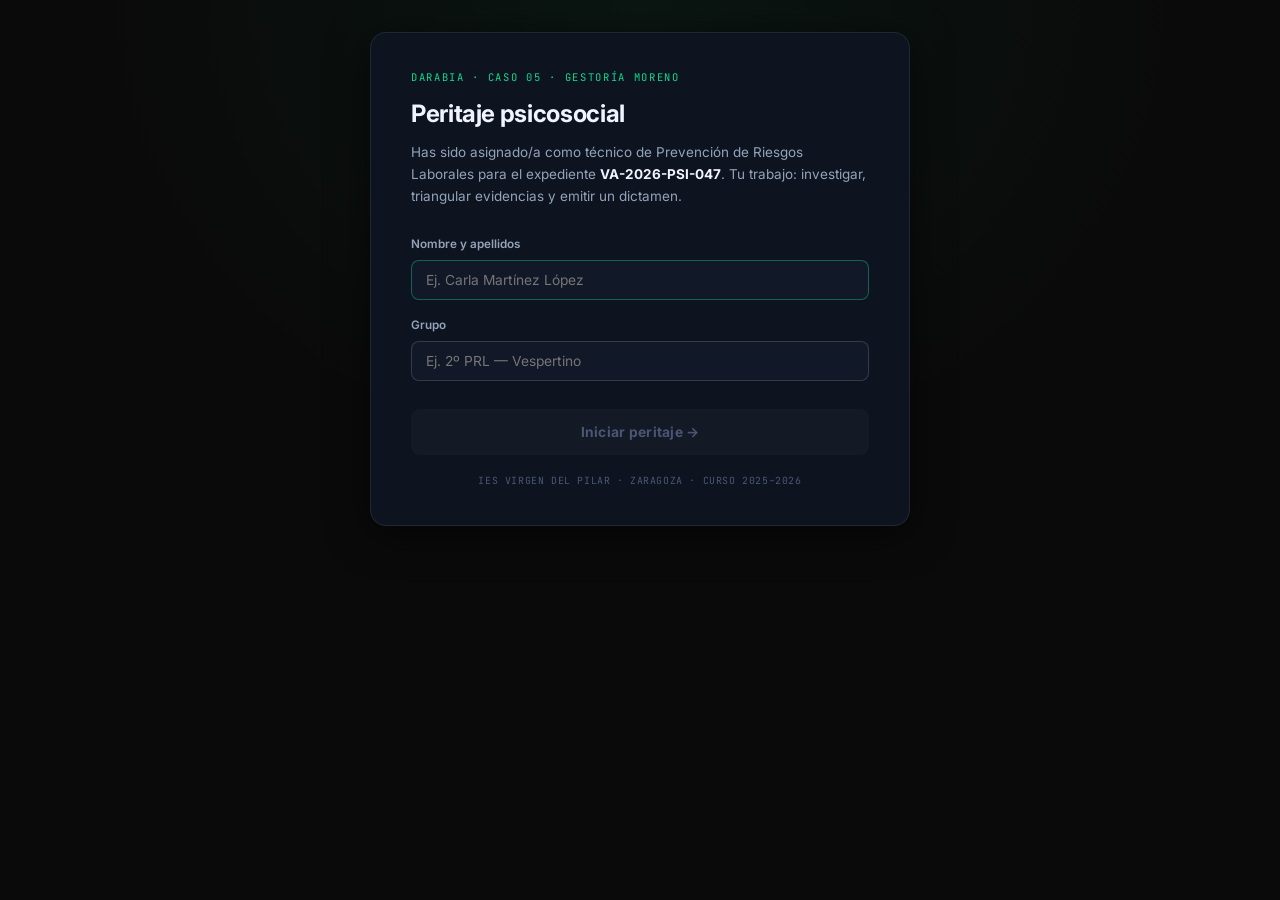
<file: index.html>
<!DOCTYPE html>
<html lang="es">
<head>
    <meta charset="UTF-8">
    <meta name="viewport" content="width=device-width, initial-scale=1.0, viewport-fit=cover">
    <meta name="theme-color" content="#0a0a0a">
    <title>Darabia · Consola de Peritaje Psicosocial · Caso 05</title>
    <meta name="description" content="Simulador de peritaje psicosocial — IES Virgen del Pilar, Zaragoza · Módulo de Psicosociología Aplicada (PRL).">

    <!-- Tipografía -->
    <link rel="preconnect" href="https://fonts.googleapis.com">
    <link rel="preconnect" href="https://fonts.gstatic.com" crossorigin>
    <link href="https://fonts.googleapis.com/css2?family=Inter:wght@400;500;600;700;800&family=JetBrains+Mono:wght@400;500;600;700&display=swap" rel="stylesheet">

    <link rel="stylesheet" href="styles.css">
</head>
<body>

    <!-- ===================================================================
         RAÍZ ÚNICA · El motor renderiza dentro de #darabia-root
         La capa de UI inyecta toda la estructura visual al iniciar.
         =================================================================== -->
    <div id="darabia-root">
        <!-- Pantalla de arranque (visible mientras carga el JSON del caso) -->
        <div class="portada" id="boot-screen">
            <div class="portada-card">
                <div class="portada-eyebrow">Darabia Engine v5</div>
                <div class="portada-title">Cargando expediente psicosocial...</div>
                <div class="portada-sub" id="boot-msg">
                    Inicializando motor ciego y validando estructura del caso.
                </div>
                <div style="display:flex;align-items:center;gap:10px;font-family:var(--mono);font-size:.72rem;color:var(--text-3);">
                    <div style="width:8px;height:8px;border-radius:50%;background:var(--green);animation:pulse 1.2s ease-in-out infinite;"></div>
                    Esto debería durar menos de 2 segundos.
                </div>
            </div>
        </div>
    </div>

    <!-- ===================================================================
         PORTADA DE REGISTRO · se muestra cuando el motor está listo y el
         alumno aún no se ha validado. Reemplaza el contenido de #darabia-root.
         =================================================================== -->
    <template id="tpl-registro">
        <div class="portada">
            <div class="portada-card">
                <div class="portada-eyebrow">Darabia · Caso 05 · Gestoría Moreno</div>
                <div class="portada-title">Peritaje psicosocial</div>
                <div class="portada-sub">
                    Has sido asignado/a como técnico de Prevención de Riesgos Laborales para el expediente
                    <strong style="color:var(--text-1);">VA-2026-PSI-047</strong>. Tu trabajo: investigar, triangular evidencias y emitir un dictamen.
                </div>

                <div class="field-group">
                    <label class="field-label" for="reg-nombre">Nombre y apellidos</label>
                    <input class="field-input" type="text" id="reg-nombre" placeholder="Ej. Carla Martínez López" autocomplete="name">
                </div>

                <div class="field-group">
                    <label class="field-label" for="reg-grupo">Grupo</label>
                    <input class="field-input" type="text" id="reg-grupo" placeholder="Ej. 2º PRL — Vespertino" autocomplete="off">
                </div>

                <button class="btn-primary" id="btn-iniciar-peritaje" disabled>
                    Iniciar peritaje →
                </button>

                <div style="margin-top:18px;font-family:var(--mono);font-size:.66rem;color:var(--text-3);text-align:center;letter-spacing:.06em;">
                    IES VIRGEN DEL PILAR · ZARAGOZA · CURSO 2025–2026
                </div>
            </div>
        </div>
    </template>

    <!-- ===================================================================
         ERROR FATAL · si el motor no puede arrancar.
         =================================================================== -->
    <template id="tpl-error">
        <div class="portada">
            <div class="portada-card" style="border-color:rgba(255,77,106,.3);">
                <div class="portada-eyebrow" style="color:var(--red);">Error de arranque</div>
                <div class="portada-title">No se ha podido cargar el simulador</div>
                <div class="portada-sub" id="error-msg">
                    Detalle del error.
                </div>
                <button class="btn-primary" onclick="location.reload()">Reintentar</button>
            </div>
        </div>
    </template>

    <!-- ===================================================================
         SCORM (pipwerks) · solo se carga si está disponible en el LMS.
         =================================================================== -->
    <!-- <script src="./scorm/pipwerks.js"></script> -->

    <!-- ===================================================================
         MOTOR (Fase 1) · ya cerrado y validado
         =================================================================== -->
    <script src="./script_caso05_core.js"></script>

    <!-- ===================================================================
         UI (Fase 4) · capa de presentación
         =================================================================== -->
    <script src="./script_ui.js"></script>

    <!-- ===================================================================
         ORQUESTADOR · arranque secuencial
         =================================================================== -->
    <script>
    (async function () {
        'use strict';

        const $ = (sel) => document.querySelector(sel);

        // 1. Esperar a que el motor cargue el JSON
        const ok = await window.Darabia.iniciar();
        if (!ok) {
            mostrarError('No se ha podido cargar el JSON del caso. Verifica que psicosocial_gestoria.json está accesible.');
            return;
        }

        // 2. Si el alumno ya estaba validado en una sesión previa, ir directo a la consola
        if (window.Darabia.estado?.alumno?.validado) {
            arrancarConsola();
        } else {
            mostrarRegistro();
        }

        // -----------------------------------------------------------------
        function mostrarRegistro() {
            const root = $('#darabia-root');
            const tpl = $('#tpl-registro');
            root.innerHTML = '';
            root.appendChild(tpl.content.cloneNode(true));

            const nombre = $('#reg-nombre');
            const grupo = $('#reg-grupo');
            const btn = $('#btn-iniciar-peritaje');

            const validar = () => {
                btn.disabled = !nombre.value.trim();
            };

            nombre.addEventListener('input', validar);
            grupo.addEventListener('input', validar);
            nombre.focus();

            const onSubmit = () => {
                if (btn.disabled) return;
                const ok = window.Darabia.registrarAlumno(nombre.value, grupo.value);
                if (!ok) {
                    alert('Por favor, introduce tu nombre.');
                    return;
                }
                arrancarConsola();
            };

            btn.addEventListener('click', onSubmit);
            [nombre, grupo].forEach(input => {
                input.addEventListener('keydown', (e) => {
                    if (e.key === 'Enter') onSubmit();
                });
            });
        }

        function arrancarConsola() {
            // Llama al boot de DarabiaUI que monta el shell completo
            if (typeof window.__darabiaUIBoot === 'function') {
                window.__darabiaUIBoot();
            } else {
                console.error('[BOOT] DarabiaUI no inicializada.');
                mostrarError('Error en la capa de presentación.');
            }
        }

        function mostrarError(msg) {
            const root = $('#darabia-root');
            const tpl = $('#tpl-error');
            root.innerHTML = '';
            root.appendChild(tpl.content.cloneNode(true));
            const node = $('#error-msg');
            if (node) node.textContent = msg;
        }

        // Persistir progreso al cerrar
        window.addEventListener('beforeunload', () => {
            try {
                if (window.Darabia?.Persistencia?.guardar) {
                    window.Darabia.Persistencia.guardar();
                }
            } catch (e) { /* silent */ }
        });
    })();
    </script>

</body>
</html>
</file>
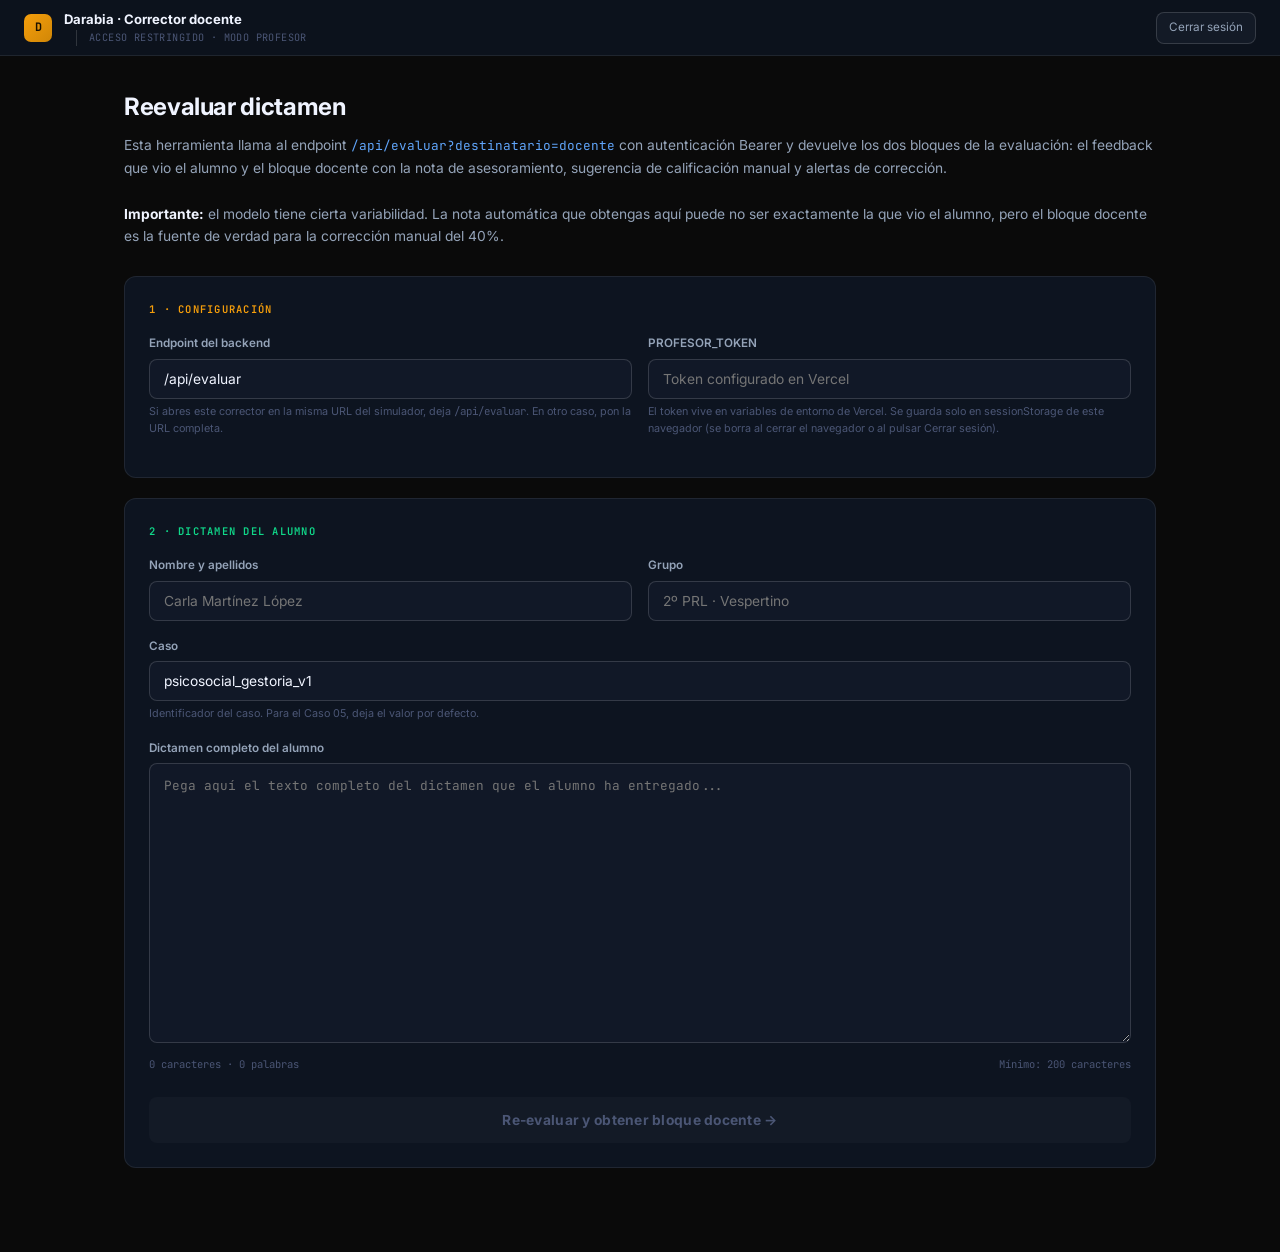
<file: corrector.html>
<!DOCTYPE html>
<html lang="es">
<head>
    <meta charset="UTF-8">
    <meta name="viewport" content="width=device-width, initial-scale=1.0">
    <meta name="theme-color" content="#0a0a0a">
    <meta name="robots" content="noindex, nofollow">
    <title>Darabia · Corrector docente</title>

    <!-- Esta herramienta es independiente del simulador del alumno.
         Solo el profesor accede a ella. URL no enlazada desde el simulador. -->

    <link rel="preconnect" href="https://fonts.googleapis.com">
    <link rel="preconnect" href="https://fonts.gstatic.com" crossorigin>
    <link href="https://fonts.googleapis.com/css2?family=Inter:wght@400;500;600;700;800&family=JetBrains+Mono:wght@400;500;600;700&display=swap" rel="stylesheet">

    <style>
        /* ============================================================
           CORRECTOR DOCENTE · estilos autocontenidos
           Herencia visual del simulador (tokens iguales) pero archivo
           independiente para que pueda desplegarse por separado.
           ============================================================ */
        :root {
            --bg: #0a0a0a;
            --bg-card: #0d1420;
            --bg-input: #111827;
            --bg-elev: #131a26;
            --border: rgba(255, 255, 255, 0.08);
            --border-mid: rgba(255, 255, 255, 0.15);
            --border-strong: rgba(255, 255, 255, 0.25);
            --text-1: #f0f4ff;
            --text-2: #94a3b8;
            --text-3: #4b5675;
            --green: #10d98a;
            --red: #ff4d6a;
            --amber: #f59e0b;
            --blue: #60a5fa;
            --mono: 'JetBrains Mono', ui-monospace, monospace;
            --r: 12px;
            --r-sm: 8px;
            --r-lg: 16px;
        }

        * { box-sizing: border-box; margin: 0; padding: 0; }

        html, body {
            background: var(--bg);
            color: var(--text-1);
            font-family: 'Inter', system-ui, sans-serif;
            font-size: 15px;
            line-height: 1.6;
            min-height: 100vh;
        }

        body {
            display: flex;
            flex-direction: column;
        }

        button {
            font: inherit;
            color: inherit;
            background: none;
            border: none;
            cursor: pointer;
        }

        ::-webkit-scrollbar { width: 10px; height: 10px; }
        ::-webkit-scrollbar-track { background: transparent; }
        ::-webkit-scrollbar-thumb {
            background: rgba(255,255,255,0.06);
            border-radius: 6px;
            border: 2px solid transparent;
            background-clip: padding-box;
        }

        /* ── HEADER ────────────────────────────────────────────────── */
        .topbar {
            height: 56px;
            flex-shrink: 0;
            display: flex;
            align-items: center;
            padding: 0 24px;
            background: rgba(13, 20, 32, 0.85);
            border-bottom: 1px solid var(--border);
            backdrop-filter: blur(20px);
        }
        .topbar-mark {
            width: 28px; height: 28px;
            border-radius: 7px;
            background: linear-gradient(135deg, var(--amber), #d18707);
            display: grid;
            place-items: center;
            font-family: var(--mono);
            font-weight: 700;
            font-size: 0.78rem;
            color: #1a1100;
            margin-right: 12px;
        }
        .topbar-title {
            font-weight: 700;
            font-size: 0.875rem;
        }
        .topbar-sub {
            font-family: var(--mono);
            font-size: 0.68rem;
            color: var(--text-3);
            letter-spacing: 0.04em;
            text-transform: uppercase;
            padding-left: 12px;
            margin-left: 12px;
            border-left: 1px solid var(--border-mid);
        }
        .topbar-actions {
            margin-left: auto;
            display: flex;
            gap: 8px;
        }
        .topbar-btn {
            height: 32px;
            padding: 0 12px;
            border-radius: var(--r-sm);
            border: 1px solid var(--border-mid);
            background: var(--bg-elev);
            color: var(--text-2);
            font-size: 0.78rem;
            transition: all 160ms;
        }
        .topbar-btn:hover { border-color: var(--border-strong); color: var(--text-1); }

        /* ── LAYOUT ────────────────────────────────────────────────── */
        .container {
            flex: 1;
            max-width: 1080px;
            width: 100%;
            margin: 0 auto;
            padding: 32px 24px 64px;
        }

        h1.page-title {
            font-size: 1.6rem;
            font-weight: 700;
            letter-spacing: -0.015em;
            margin-bottom: 8px;
        }
        .page-sub {
            color: var(--text-2);
            font-size: 0.92rem;
            margin-bottom: 28px;
            line-height: 1.65;
        }

        /* ── PANEL ─────────────────────────────────────────────────── */
        .panel {
            background: var(--bg-card);
            border: 1px solid var(--border);
            border-radius: var(--r);
            padding: 24px;
            margin-bottom: 20px;
        }

        .panel-title {
            font-family: var(--mono);
            font-size: 0.7rem;
            color: var(--amber);
            text-transform: uppercase;
            letter-spacing: 0.12em;
            font-weight: 600;
            margin-bottom: 16px;
        }

        .panel-title.green { color: var(--green); }
        .panel-title.blue { color: var(--blue); }
        .panel-title.red { color: var(--red); }

        /* ── FORM ──────────────────────────────────────────────────── */
        .field-group { margin-bottom: 16px; }

        .field-label {
            display: block;
            font-size: 0.78rem;
            font-weight: 600;
            color: var(--text-2);
            margin-bottom: 6px;
        }

        .field-help {
            font-size: 0.72rem;
            color: var(--text-3);
            margin-top: 4px;
        }

        .field-input {
            width: 100%;
            padding: 11px 14px;
            background: var(--bg-input);
            border: 1px solid var(--border-mid);
            border-radius: var(--r-sm);
            color: var(--text-1);
            font-family: 'Inter', sans-serif;
            font-size: 0.92rem;
            transition: border-color 160ms;
        }
        .field-input:focus {
            outline: none;
            border-color: rgba(245, 158, 11, 0.4);
        }

        .field-textarea {
            min-height: 280px;
            resize: vertical;
            font-family: 'JetBrains Mono', monospace;
            font-size: 0.85rem;
            line-height: 1.65;
        }

        .row {
            display: grid;
            grid-template-columns: 1fr 1fr;
            gap: 16px;
        }
        @media (max-width: 700px) {
            .row { grid-template-columns: 1fr; }
        }

        .row-counts {
            font-family: var(--mono);
            font-size: 0.7rem;
            color: var(--text-3);
            margin-top: 6px;
            display: flex;
            justify-content: space-between;
        }

        .btn-primary {
            width: 100%;
            height: 46px;
            margin-top: 8px;
            background: var(--amber);
            color: #1a1100;
            border-radius: var(--r-sm);
            font-weight: 700;
            font-size: 0.92rem;
            letter-spacing: 0.02em;
            transition: all 160ms;
        }
        .btn-primary:hover { background: #d18707; transform: translateY(-1px); }
        .btn-primary:disabled {
            background: var(--bg-elev);
            color: var(--text-3);
            cursor: not-allowed;
            transform: none;
        }

        .btn-action {
            height: 38px;
            padding: 0 16px;
            border-radius: var(--r-sm);
            border: 1px solid var(--border-mid);
            background: var(--bg-elev);
            color: var(--text-1);
            font-size: 0.82rem;
            font-weight: 500;
            transition: all 160ms;
        }
        .btn-action:hover { border-color: var(--border-strong); }

        /* ── ESTADOS ───────────────────────────────────────────────── */
        .alert {
            padding: 14px 16px;
            border-radius: var(--r-sm);
            font-size: 0.88rem;
            line-height: 1.55;
            margin-top: 16px;
            border-left: 3px solid;
        }
        .alert.error {
            background: rgba(255,77,106,0.06);
            border-color: var(--red);
            color: var(--text-1);
        }
        .alert.success {
            background: rgba(16,217,138,0.06);
            border-color: var(--green);
            color: var(--text-1);
        }
        .alert-title {
            font-weight: 600;
            margin-bottom: 4px;
        }

        /* ── LOADING ───────────────────────────────────────────────── */
        .loading {
            display: none;
            padding: 24px;
            text-align: center;
            font-family: var(--mono);
            font-size: 0.82rem;
            color: var(--text-2);
            line-height: 1.85;
        }
        .loading.is-visible { display: block; }
        .loading-dot {
            display: inline-block;
            width: 7px; height: 7px;
            border-radius: 50%;
            background: var(--amber);
            margin-right: 8px;
            animation: pulse 1.2s ease-in-out infinite;
        }
        @keyframes pulse {
            0%, 100% { opacity: 1; }
            50% { opacity: 0.35; }
        }

        /* ── RESULTADO ─────────────────────────────────────────────── */
        .result { display: none; }
        .result.is-visible { display: block; }

        .result-header {
            display: flex;
            justify-content: space-between;
            align-items: flex-end;
            gap: 16px;
            margin-bottom: 20px;
            flex-wrap: wrap;
        }

        .result-meta {
            font-family: var(--mono);
            font-size: 0.7rem;
            color: var(--text-3);
            letter-spacing: 0.1em;
            text-transform: uppercase;
            margin-bottom: 8px;
        }

        .result-veredicto {
            font-size: 1.4rem;
            font-weight: 700;
            color: var(--text-1);
            letter-spacing: -0.015em;
        }

        .result-pts {
            font-family: var(--mono);
            font-weight: 700;
            color: var(--green);
            font-size: 1.2rem;
        }

        .stats-grid {
            display: grid;
            grid-template-columns: repeat(3, 1fr);
            gap: 12px;
            margin: 20px 0;
        }
        @media (max-width: 700px) {
            .stats-grid { grid-template-columns: 1fr; }
        }

        .stat-card {
            background: var(--bg-elev);
            border: 1px solid var(--border);
            border-radius: var(--r-sm);
            padding: 14px 16px;
        }
        .stat-card-label {
            font-family: var(--mono);
            font-size: 0.62rem;
            color: var(--text-3);
            text-transform: uppercase;
            letter-spacing: 0.1em;
            margin-bottom: 6px;
        }
        .stat-card-value {
            font-family: var(--mono);
            font-size: 1.4rem;
            font-weight: 700;
            color: var(--text-1);
            line-height: 1;
        }
        .stat-card-value .max {
            font-weight: 400;
            color: var(--text-3);
            font-size: 0.95rem;
        }

        /* ── SECCIÓN BLOQUE DOCENTE (lo importante) ───────────────── */
        .docente-block {
            background: linear-gradient(180deg, rgba(245,158,11,0.04), var(--bg-card));
            border: 1px solid rgba(245, 158, 11, 0.25);
            border-radius: var(--r);
            padding: 22px 24px;
            margin-bottom: 16px;
        }

        .docente-block .label {
            font-family: var(--mono);
            font-size: 0.68rem;
            color: var(--amber);
            text-transform: uppercase;
            letter-spacing: 0.12em;
            font-weight: 700;
            margin-bottom: 10px;
        }

        .docente-block .text {
            font-size: 0.92rem;
            line-height: 1.75;
            white-space: pre-wrap;
            color: var(--text-1);
        }

        .lista {
            list-style: none;
            padding: 0;
            margin: 0;
            display: flex;
            flex-direction: column;
            gap: 8px;
        }
        .lista li {
            padding-left: 18px;
            position: relative;
            font-size: 0.88rem;
            color: var(--text-1);
            line-height: 1.6;
        }
        .lista li::before {
            content: '›';
            position: absolute;
            left: 0;
            color: var(--amber);
            font-weight: 700;
        }

        /* ── BARRAS de criterios ────────────────────────────────── */
        .bars-list {
            display: flex;
            flex-direction: column;
            gap: 14px;
        }
        .bar-item { display: flex; flex-direction: column; gap: 5px; }
        .bar-row {
            display: flex;
            align-items: baseline;
            justify-content: space-between;
        }
        .bar-name {
            font-size: 0.82rem;
            color: var(--text-1);
            font-weight: 500;
        }
        .bar-score {
            font-family: var(--mono);
            font-size: 0.8rem;
            color: var(--green);
            font-weight: 600;
        }
        .bar-score .max {
            color: var(--text-3);
            font-weight: 400;
        }
        .bar-track {
            height: 6px;
            background: rgba(255,255,255,0.05);
            border-radius: 3px;
            overflow: hidden;
        }
        .bar-fill {
            height: 100%;
            background: linear-gradient(90deg, var(--green), #0ec47c);
            border-radius: 3px;
            transition: width 600ms cubic-bezier(.4,0,.2,1);
        }
        .bar-fill.low { background: linear-gradient(90deg, var(--red), #cc3a55); }
        .bar-fill.mid { background: linear-gradient(90deg, var(--amber), #d18707); }

        /* ── COMPACTO en mobile ──────────────────────────────────── */
        @media (max-width: 600px) {
            .container { padding: 20px 16px 48px; }
            .panel { padding: 18px; }
            .topbar-sub { display: none; }
        }
    </style>
</head>
<body>

    <header class="topbar">
        <div class="topbar-mark">D</div>
        <div>
            <div class="topbar-title">Darabia · Corrector docente</div>
            <div class="topbar-sub">Acceso restringido · Modo profesor</div>
        </div>
        <div class="topbar-actions">
            <button class="topbar-btn" id="btn-cerrar-sesion" title="Olvidar token y limpiar formulario">
                Cerrar sesión
            </button>
        </div>
    </header>

    <main class="container">

        <h1 class="page-title">Reevaluar dictamen</h1>
        <p class="page-sub">
            Esta herramienta llama al endpoint <code style="font-family:var(--mono);font-size:.85rem;color:var(--blue);">/api/evaluar?destinatario=docente</code>
            con autenticación Bearer y devuelve los dos bloques de la evaluación: el feedback que vio el alumno
            y el bloque docente con la nota de asesoramiento, sugerencia de calificación manual y alertas de corrección.
            <br><br>
            <strong style="color:var(--text-1);">Importante:</strong> el modelo tiene cierta variabilidad. La nota automática
            que obtengas aquí puede no ser exactamente la que vio el alumno, pero el bloque docente es la fuente
            de verdad para la corrección manual del 40%.
        </p>

        <!-- ─────────── PANEL: Configuración del backend ─────────── -->
        <section class="panel">
            <div class="panel-title">1 · Configuración</div>

            <div class="row">
                <div class="field-group">
                    <label class="field-label" for="cfg-endpoint">Endpoint del backend</label>
                    <input class="field-input" type="text" id="cfg-endpoint"
                           placeholder="https://darabia.vercel.app/api/evaluar"
                           value="/api/evaluar"
                           autocomplete="off">
                    <div class="field-help">
                        Si abres este corrector en la misma URL del simulador, deja <code style="font-family:var(--mono);">/api/evaluar</code>.
                        En otro caso, pon la URL completa.
                    </div>
                </div>
                <div class="field-group">
                    <label class="field-label" for="cfg-token">PROFESOR_TOKEN</label>
                    <input class="field-input" type="password" id="cfg-token"
                           placeholder="Token configurado en Vercel"
                           autocomplete="off">
                    <div class="field-help">
                        El token vive en variables de entorno de Vercel. Se guarda solo en sessionStorage de este navegador
                        (se borra al cerrar el navegador o al pulsar Cerrar sesión).
                    </div>
                </div>
            </div>
        </section>

        <!-- ─────────── PANEL: Datos del alumno + dictamen ─────────── -->
        <section class="panel">
            <div class="panel-title green">2 · Dictamen del alumno</div>

            <div class="row">
                <div class="field-group">
                    <label class="field-label" for="alumno-nombre">Nombre y apellidos</label>
                    <input class="field-input" type="text" id="alumno-nombre"
                           placeholder="Carla Martínez López"
                           autocomplete="off">
                </div>
                <div class="field-group">
                    <label class="field-label" for="alumno-grupo">Grupo</label>
                    <input class="field-input" type="text" id="alumno-grupo"
                           placeholder="2º PRL · Vespertino"
                           autocomplete="off">
                </div>
            </div>

            <div class="field-group">
                <label class="field-label" for="caso-id">Caso</label>
                <input class="field-input" type="text" id="caso-id"
                       value="psicosocial_gestoria_v1"
                       autocomplete="off">
                <div class="field-help">
                    Identificador del caso. Para el Caso 05, deja el valor por defecto.
                </div>
            </div>

            <div class="field-group">
                <label class="field-label" for="dictamen">Dictamen completo del alumno</label>
                <textarea class="field-input field-textarea" id="dictamen"
                          placeholder="Pega aquí el texto completo del dictamen que el alumno ha entregado..."
                          spellcheck="false"></textarea>
                <div class="row-counts">
                    <span id="char-count">0 caracteres · 0 palabras</span>
                    <span id="char-min" style="color:var(--text-3);">Mínimo: 200 caracteres</span>
                </div>
            </div>

            <button class="btn-primary" id="btn-evaluar" disabled>
                Re-evaluar y obtener bloque docente →
            </button>
        </section>

        <!-- ─────────── ALERT BOX ─────────── -->
        <div id="alert-box"></div>

        <!-- ─────────── LOADING ─────────── -->
        <div class="loading" id="loading">
            <div><span class="loading-dot"></span>Llamando a Anthropic vía proxy Vercel...</div>
            <div style="opacity:.6;margin-top:6px;">Esto suele tardar entre 6 y 15 segundos.</div>
        </div>

        <!-- ─────────── RESULTADO ─────────── -->
        <section class="result" id="result">

            <!-- Cabecera con nota global y acciones -->
            <div class="panel">
                <div class="result-header">
                    <div>
                        <div class="result-meta" id="result-meta">Reevaluación · —</div>
                        <div class="result-veredicto" id="result-veredicto">—</div>
                    </div>
                    <div style="display:flex;gap:8px;align-items:center;">
                        <button class="btn-action" onclick="window.print()">Imprimir</button>
                        <button class="btn-action" id="btn-copiar-todo">Copiar resumen</button>
                    </div>
                </div>

                <div class="stats-grid">
                    <div class="stat-card">
                        <div class="stat-card-label">Nota automática (60%)</div>
                        <div class="stat-card-value" id="stat-auto">—<span class="max"> / 100</span></div>
                    </div>
                    <div class="stat-card">
                        <div class="stat-card-label">Sugerencia manual (40%)</div>
                        <div class="stat-card-value" id="stat-sug">—<span class="max"> / 40</span></div>
                    </div>
                    <div class="stat-card">
                        <div class="stat-card-label">Knockouts aplicados</div>
                        <div class="stat-card-value" id="stat-ko">—</div>
                    </div>
                </div>

                <div class="result-meta" style="margin-top:8px;">Criterios de la rúbrica</div>
                <div class="bars-list" id="bars-criterios"></div>
            </div>

            <!-- BLOQUE DOCENTE: nota de asesoramiento -->
            <div class="docente-block">
                <div class="label">Nota de asesoramiento al docente</div>
                <div class="text" id="docente-nota">—</div>
            </div>

            <!-- BLOQUE DOCENTE: knockouts aplicados -->
            <div class="panel" id="panel-knockouts" style="display:none;">
                <div class="panel-title red">Knockouts aplicados</div>
                <ul class="lista" id="lista-knockouts"></ul>
            </div>

            <!-- BLOQUE DOCENTE: alertas de corrección -->
            <div class="panel" id="panel-alertas" style="display:none;">
                <div class="panel-title">Alertas para la corrección manual</div>
                <ul class="lista" id="lista-alertas"></ul>
            </div>

            <!-- BLOQUE ALUMNO: lo que el alumno ha visto -->
            <details class="panel" style="cursor:pointer;">
                <summary style="list-style:none;cursor:pointer;display:flex;justify-content:space-between;align-items:center;">
                    <div class="panel-title green" style="margin:0;">Bloque pedagógico (lo que ha visto el alumno)</div>
                    <span style="color:var(--text-3);font-size:.85rem;">▾</span>
                </summary>
                <div style="margin-top:16px;display:flex;flex-direction:column;gap:14px;">
                    <div>
                        <div style="font-family:var(--mono);font-size:.65rem;color:var(--text-3);text-transform:uppercase;letter-spacing:.1em;margin-bottom:6px;">Perfil técnico</div>
                        <div id="alumno-perfil" style="font-size:.92rem;line-height:1.65;"></div>
                    </div>
                    <div id="block-error-critico" style="display:none;">
                        <div style="font-family:var(--mono);font-size:.65rem;color:var(--red);text-transform:uppercase;letter-spacing:.1em;margin-bottom:6px;">Error crítico mostrado</div>
                        <div id="alumno-error-critico" style="font-size:.92rem;line-height:1.65;"></div>
                    </div>
                    <div>
                        <div style="font-family:var(--mono);font-size:.65rem;color:var(--green);text-transform:uppercase;letter-spacing:.1em;margin-bottom:6px;">Qué ha hecho bien</div>
                        <ul class="lista" id="alumno-bien"></ul>
                    </div>
                    <div>
                        <div style="font-family:var(--mono);font-size:.65rem;color:var(--amber);text-transform:uppercase;letter-spacing:.1em;margin-bottom:6px;">Qué puede mejorar</div>
                        <ul class="lista" id="alumno-mejorar"></ul>
                    </div>
                </div>
            </details>

        </section>
    </main>

    <!-- ============================================================
         LÓGICA · vanilla JS, sin dependencias externas
         ============================================================ -->
    <script>
    (function () {
        'use strict';

        // ── DOM helpers ─────────────────────────────────────────────
        const $ = (s) => document.querySelector(s);
        const STORAGE_KEY = 'darabia_corrector_v1';

        const refs = {
            endpoint: $('#cfg-endpoint'),
            token: $('#cfg-token'),
            nombre: $('#alumno-nombre'),
            grupo: $('#alumno-grupo'),
            casoId: $('#caso-id'),
            dictamen: $('#dictamen'),
            charCount: $('#char-count'),
            btnEvaluar: $('#btn-evaluar'),
            btnCerrar: $('#btn-cerrar-sesion'),
            btnCopiar: $('#btn-copiar-todo'),
            alert: $('#alert-box'),
            loading: $('#loading'),
            result: $('#result'),
            // resultados
            resultMeta: $('#result-meta'),
            resultVeredicto: $('#result-veredicto'),
            statAuto: $('#stat-auto'),
            statSug: $('#stat-sug'),
            statKo: $('#stat-ko'),
            bars: $('#bars-criterios'),
            docNota: $('#docente-nota'),
            panelKO: $('#panel-knockouts'),
            listaKO: $('#lista-knockouts'),
            panelAlertas: $('#panel-alertas'),
            listaAlertas: $('#lista-alertas'),
            // bloque alumno
            alumnoPerfil: $('#alumno-perfil'),
            alumnoBien: $('#alumno-bien'),
            alumnoMejorar: $('#alumno-mejorar'),
            blockEC: $('#block-error-critico'),
            alumnoEC: $('#alumno-error-critico'),
        };

        // ── Persistencia local (sessionStorage para token, ya que es sensible)
        function cargarSesion() {
            try {
                const raw = sessionStorage.getItem(STORAGE_KEY);
                if (!raw) return;
                const s = JSON.parse(raw);
                if (s.endpoint) refs.endpoint.value = s.endpoint;
                if (s.token) refs.token.value = s.token;
            } catch (_) {}
        }
        function guardarSesion() {
            try {
                sessionStorage.setItem(STORAGE_KEY, JSON.stringify({
                    endpoint: refs.endpoint.value.trim(),
                    token: refs.token.value, // sessionStorage se borra al cerrar navegador
                }));
            } catch (_) {}
        }
        function limpiarSesion() {
            try { sessionStorage.removeItem(STORAGE_KEY); } catch (_) {}
            refs.token.value = '';
            refs.nombre.value = '';
            refs.grupo.value = '';
            refs.dictamen.value = '';
            ocultarResultado();
            mostrarAlert('Sesión cerrada. El token y los datos del formulario se han borrado.', 'success');
            actualizarValidaciones();
        }

        // ── Validación del formulario en tiempo real
        function actualizarValidaciones() {
            const n = refs.dictamen.value.trim().length;
            const palabras = n === 0 ? 0 : refs.dictamen.value.trim().split(/\s+/).length;
            refs.charCount.textContent = `${n.toLocaleString('es-ES')} caracteres · ${palabras.toLocaleString('es-ES')} palabras`;

            const ok = refs.endpoint.value.trim().length > 0
                && refs.token.value.trim().length >= 16
                && refs.nombre.value.trim().length > 0
                && refs.casoId.value.trim().length > 0
                && n >= 200;

            refs.btnEvaluar.disabled = !ok;
        }

        function mostrarAlert(msg, tipo) {
            const cls = tipo === 'success' ? 'success' : 'error';
            const titulo = tipo === 'success' ? 'OK' : 'Error';
            refs.alert.innerHTML = `
                <div class="alert ${cls}">
                    <div class="alert-title">${titulo}</div>
                    <div>${msg}</div>
                </div>`;
        }

        function ocultarAlert() { refs.alert.innerHTML = ''; }
        function mostrarLoading(v) { refs.loading.classList.toggle('is-visible', !!v); }
        function ocultarResultado() { refs.result.classList.remove('is-visible'); }

        // ── Llamada al endpoint docente
        async function evaluar() {
            ocultarAlert();
            ocultarResultado();
            mostrarLoading(true);
            refs.btnEvaluar.disabled = true;
            guardarSesion();

            const endpoint = refs.endpoint.value.trim();
            const url = endpoint.includes('?')
                ? endpoint + '&destinatario=docente'
                : endpoint + '?destinatario=docente';

            const payload = {
                caso_id: refs.casoId.value.trim(),
                version_motor: '5.0.0',
                alumno: {
                    nombre: refs.nombre.value.trim(),
                    grupo: refs.grupo.value.trim(),
                },
                dictamen: {
                    texto_completo: refs.dictamen.value,
                },
            };

            try {
                const resp = await fetch(url, {
                    method: 'POST',
                    headers: {
                        'Content-Type': 'application/json',
                        'Authorization': 'Bearer ' + refs.token.value.trim(),
                    },
                    body: JSON.stringify(payload),
                });

                if (resp.status === 401) {
                    throw new Error('PROFESOR_TOKEN inválido. Revisa el token configurado en Vercel.');
                }
                if (resp.status === 429) {
                    throw new Error('Límite de cuota de Anthropic alcanzado. Inténtalo en unos minutos.');
                }
                if (resp.status === 402) {
                    throw new Error('Sin saldo en la cuenta de Anthropic.');
                }
                if (!resp.ok) {
                    let detalle = '';
                    try {
                        const j = await resp.json();
                        detalle = j?.error?.mensaje || '';
                    } catch (_) {}
                    throw new Error(`HTTP ${resp.status}${detalle ? ' · ' + detalle : ''}`);
                }

                const data = await resp.json();
                pintarResultado(data);
                mostrarAlert('Evaluación recuperada correctamente.', 'success');

            } catch (err) {
                console.error('[CORRECTOR] Error:', err);
                mostrarAlert(err.message || 'Error desconocido al evaluar.', 'error');
            } finally {
                mostrarLoading(false);
                actualizarValidaciones();
            }
        }

        // ── Render del resultado
        function pintarResultado(data) {
            const ctx = data.contexto || {};
            const ba = data.bloque_alumno || {};
            const bd = data.bloque_docente || {};
            const nota = data.nota_global ?? 0;

            refs.resultMeta.textContent =
                `Reevaluación docente · ${(ctx.alumno?.nombre || '—')}${ctx.alumno?.grupo ? ' · ' + ctx.alumno.grupo : ''}`;
            refs.resultVeredicto.textContent = clasificarNota(nota);

            refs.statAuto.innerHTML = `${nota}<span class="max"> / 100</span>`;
            refs.statSug.innerHTML = (typeof bd.sugerencia_calificacion_40_manual === 'number')
                ? `${bd.sugerencia_calificacion_40_manual}<span class="max"> / 40</span>`
                : `—<span class="max"> / 40</span>`;
            refs.statKo.textContent = String((bd.knockouts_aplicados || []).length);

            // Barras de criterios (escala según peso del criterio)
            refs.bars.innerHTML = '';
            const detalle = data.detalle_criterios || {};
            for (const [id, item] of Object.entries(detalle)) {
                const max = (item && typeof item.max === 'number') ? item.max : 10;
                const pts = (item && typeof item.puntuacion === 'number') ? item.puntuacion : 0;
                const pct = max > 0 ? Math.min(100, (pts / max) * 100) : 0;
                const lvl = (pts / max) >= 0.7 ? '' : (pts / max) >= 0.4 ? 'mid' : 'low';

                const div = document.createElement('div');
                div.className = 'bar-item';
                div.innerHTML = `
                    <div class="bar-row">
                        <div class="bar-name">${escapeHtml(humanize(id))}</div>
                        <div class="bar-score">${pts}<span class="max"> / ${max}</span></div>
                    </div>
                    <div class="bar-track">
                        <div class="bar-fill ${lvl}" style="width:${pct}%"></div>
                    </div>
                    ${item?.observacion ? `<div style="font-size:.78rem;color:var(--text-3);margin-top:2px;">${escapeHtml(item.observacion)}</div>` : ''}
                `;
                refs.bars.appendChild(div);
            }

            // Nota docente
            refs.docNota.textContent = bd.nota_asesoramiento_docente || '(sin nota docente)';

            // Knockouts
            const kos = bd.knockouts_aplicados || [];
            if (kos.length > 0) {
                refs.panelKO.style.display = '';
                refs.listaKO.innerHTML = '';
                kos.forEach(ko => {
                    const li = document.createElement('li');
                    li.innerHTML = `<strong>${escapeHtml(ko.id)}</strong> · −${ko.penalizacion} pts · ${escapeHtml(ko.motivo || '')}`;
                    refs.listaKO.appendChild(li);
                });
            } else {
                refs.panelKO.style.display = 'none';
            }

            // Alertas
            const alertas = bd.alertas_correccion || [];
            if (alertas.length > 0) {
                refs.panelAlertas.style.display = '';
                refs.listaAlertas.innerHTML = '';
                alertas.forEach(a => {
                    const li = document.createElement('li');
                    li.textContent = a;
                    refs.listaAlertas.appendChild(li);
                });
            } else {
                refs.panelAlertas.style.display = 'none';
            }

            // Bloque alumno
            refs.alumnoPerfil.textContent = ba.perfil_tecnico || '—';
            refs.alumnoBien.innerHTML = '';
            (ba.que_has_hecho_bien || []).forEach(t => {
                const li = document.createElement('li');
                li.textContent = t;
                refs.alumnoBien.appendChild(li);
            });
            refs.alumnoMejorar.innerHTML = '';
            (ba.que_puedes_mejorar || []).forEach(t => {
                const li = document.createElement('li');
                li.textContent = t;
                refs.alumnoMejorar.appendChild(li);
            });
            if (ba.error_critico) {
                refs.blockEC.style.display = '';
                refs.alumnoEC.textContent = ba.error_critico;
            } else {
                refs.blockEC.style.display = 'none';
            }

            refs.result.classList.add('is-visible');

            // Scroll al resultado
            requestAnimationFrame(() => {
                refs.result.scrollIntoView({ behavior: 'smooth', block: 'start' });
            });
        }

        // ── Resumen para portapapeles
        function copiarResumen() {
            const meta = refs.resultMeta.textContent;
            const ver = refs.resultVeredicto.textContent;
            const auto = refs.statAuto.innerText;
            const sug = refs.statSug.innerText;
            const ko = refs.statKo.innerText;
            const nota = refs.docNota.textContent;
            const txt =
`DARABIA · Resumen de corrección
${meta}
Veredicto: ${ver}
Nota automática: ${auto.replace(/\s+/g, ' ').trim()}
Sugerencia manual: ${sug.replace(/\s+/g, ' ').trim()}
Knockouts: ${ko}

NOTA DE ASESORAMIENTO DOCENTE:
${nota}
`;
            navigator.clipboard.writeText(txt).then(() => {
                mostrarAlert('Resumen copiado al portapapeles.', 'success');
            }).catch(() => {
                mostrarAlert('No se pudo copiar al portapapeles.', 'error');
            });
        }

        // ── Helpers
        function escapeHtml(s) {
            return String(s ?? '')
                .replace(/&/g, '&amp;').replace(/</g, '&lt;').replace(/>/g, '&gt;')
                .replace(/"/g, '&quot;').replace(/'/g, '&#39;');
        }
        function humanize(id) {
            return String(id || '').replace(/_/g, ' ').replace(/\b\w/g, m => m.toUpperCase());
        }
        function clasificarNota(n) {
            if (n >= 88) return 'Excelente · Apto con mención';
            if (n >= 65) return 'Competente · Apto';
            if (n >= 50) return 'Suficiente · Apto con observaciones';
            return 'No apto · Reformulación requerida';
        }

        // ── Wire up eventos
        ['endpoint', 'token', 'nombre', 'grupo', 'casoId', 'dictamen'].forEach(k => {
            refs[k].addEventListener('input', actualizarValidaciones);
        });
        refs.btnEvaluar.addEventListener('click', evaluar);
        refs.btnCerrar.addEventListener('click', limpiarSesion);
        refs.btnCopiar.addEventListener('click', copiarResumen);

        // ── Init
        cargarSesion();
        actualizarValidaciones();
    })();
    </script>

</body>
</html>
</file>
<file: styles.css>
/* ==========================================================================
   DARABIA ENGINE V5 · CONSOLA DE PERITAJE PSICOSOCIAL
   styles.css · Fase 4 · UI exclusivamente
   ──────────────────────────────────────────────────────────────────────────
   Este archivo EXTIENDE el sistema visual existente (CSS_Style del proyecto).
   No reescribe variables, no rediseña tipografía, no cambia colores base.
   Añade exclusivamente la capa de 3 paneles, los estados y los componentes
   que el motor v5 no necesitaba en consola pero la UI sí.
   ──────────────────────────────────────────────────────────────────────────
   Glassmorphism oscuro · Inter 15px · JetBrains Mono · #0a0a0a base
   ========================================================================== */


/* ==========================================================================
   1 · VARIABLES (extensión, no reemplazo)
   ========================================================================== */
:root {
    /* Base existente — replicada para autonomía del archivo */
    --bg: #0a0a0a;
    --bg-card: #0d1420;
    --bg-input: #111827;
    --bg-elev: #131a26;
    --border: rgba(255, 255, 255, 0.08);
    --border-mid: rgba(255, 255, 255, 0.15);
    --border-strong: rgba(255, 255, 255, 0.25);
    --text-1: #f0f4ff;
    --text-2: #94a3b8;
    --text-3: #4b5675;
    --green: #10d98a;
    --green-tint: rgba(16, 217, 138, 0.08);
    --red: #ff4d6a;
    --red-tint: rgba(255, 77, 106, 0.08);
    --amber: #f59e0b;
    --amber-tint: rgba(245, 158, 11, 0.08);
    --blue: #60a5fa;
    --blue-tint: rgba(96, 165, 250, 0.08);
    --mono: 'JetBrains Mono', ui-monospace, SFMono-Regular, monospace;
    --r: 12px;
    --r-sm: 8px;
    --r-lg: 16px;

    /* Capa nueva · paneles, sombras, transiciones */
    --panel-left-w: 300px;
    --panel-right-w: 380px;
    --topbar-h: 56px;
    --hud-h: 44px;
    --shadow-soft: 0 4px 24px rgba(0, 0, 0, 0.35);
    --shadow-elev: 0 8px 40px rgba(0, 0, 0, 0.55);
    --t-fast: 160ms cubic-bezier(.4, 0, .2, 1);
    --t-mid: 240ms cubic-bezier(.4, 0, .2, 1);
    --t-slow: 320ms cubic-bezier(.4, 0, .2, 1);
}


/* ==========================================================================
   2 · RESET MÍNIMO Y BASE
   ========================================================================== */
*, *::before, *::after { box-sizing: border-box; margin: 0; padding: 0; }

html, body {
    height: 100%;
    background: var(--bg);
    color: var(--text-1);
    font-family: 'Inter', system-ui, -apple-system, sans-serif;
    font-size: 15px;
    line-height: 1.6;
    -webkit-font-smoothing: antialiased;
    overscroll-behavior: none;
}

body {
    display: flex;
    flex-direction: column;
    overflow: hidden;
}

button {
    font: inherit;
    color: inherit;
    background: none;
    border: none;
    cursor: pointer;
}

::-webkit-scrollbar { width: 10px; height: 10px; }
::-webkit-scrollbar-track { background: transparent; }
::-webkit-scrollbar-thumb {
    background: rgba(255, 255, 255, 0.06);
    border-radius: 6px;
    border: 2px solid transparent;
    background-clip: padding-box;
}
::-webkit-scrollbar-thumb:hover { background: rgba(255, 255, 255, 0.12); background-clip: padding-box; }


/* ==========================================================================
   3 · TOPBAR · Identidad del peritaje (siempre visible)
   ========================================================================== */
.topbar {
    height: var(--topbar-h);
    flex-shrink: 0;
    display: flex;
    align-items: center;
    padding: 0 20px;
    background: rgba(13, 20, 32, 0.85);
    border-bottom: 1px solid var(--border);
    backdrop-filter: blur(20px);
    -webkit-backdrop-filter: blur(20px);
    position: relative;
    z-index: 50;
}

.topbar-brand {
    display: flex;
    align-items: center;
    gap: 12px;
    min-width: 0;
}

.topbar-mark {
    width: 28px;
    height: 28px;
    border-radius: 7px;
    background: linear-gradient(135deg, var(--green), #0ec47c);
    display: grid;
    place-items: center;
    font-family: var(--mono);
    font-weight: 700;
    font-size: 0.78rem;
    color: #061a12;
    flex-shrink: 0;
}

.topbar-title {
    font-weight: 700;
    font-size: 0.875rem;
    letter-spacing: -0.005em;
    white-space: nowrap;
}

.topbar-sub {
    font-family: var(--mono);
    font-size: 0.68rem;
    color: var(--text-3);
    letter-spacing: 0.04em;
    text-transform: uppercase;
    padding-left: 12px;
    margin-left: 12px;
    border-left: 1px solid var(--border-mid);
    white-space: nowrap;
    overflow: hidden;
    text-overflow: ellipsis;
}

.topbar-actions {
    margin-left: auto;
    display: flex;
    align-items: center;
    gap: 8px;
}

.topbar-btn {
    height: 32px;
    padding: 0 12px;
    border-radius: var(--r-sm);
    border: 1px solid var(--border-mid);
    background: var(--bg-elev);
    color: var(--text-2);
    font-size: 0.78rem;
    display: inline-flex;
    align-items: center;
    gap: 6px;
    transition: all var(--t-fast);
}

.topbar-btn:hover { border-color: var(--border-strong); color: var(--text-1); }

.topbar-btn .dot {
    width: 6px;
    height: 6px;
    border-radius: 50%;
    background: var(--green);
}

.topbar-btn .dot.amber { background: var(--amber); animation: pulse 1.2s ease-in-out infinite; }

@keyframes pulse {
    0%, 100% { opacity: 1; }
    50% { opacity: 0.35; }
}


/* ==========================================================================
   4 · HUD · Métricas vivas (evidencias + palabras dictamen)
   ========================================================================== */
.hud {
    height: var(--hud-h);
    flex-shrink: 0;
    display: flex;
    align-items: center;
    gap: 24px;
    padding: 0 24px;
    background: var(--bg-card);
    border-bottom: 1px solid var(--border);
}

.hud-metric {
    display: flex;
    align-items: center;
    gap: 10px;
    min-width: 0;
}

.hud-label {
    font-family: var(--mono);
    font-size: 0.62rem;
    text-transform: uppercase;
    letter-spacing: 0.12em;
    color: var(--text-3);
    white-space: nowrap;
}

.hud-value {
    font-family: var(--mono);
    font-size: 0.92rem;
    font-weight: 600;
    color: var(--text-1);
    min-width: 56px;
    text-align: left;
    transition: color var(--t-mid);
}

.hud-value.is-bumping {
    color: var(--green);
    transform: scale(1.04);
    transition: transform 200ms ease, color 200ms;
}

.hud-bar {
    flex: 0 0 120px;
    height: 4px;
    background: rgba(255, 255, 255, 0.05);
    border-radius: 2px;
    overflow: hidden;
}

.hud-bar-fill {
    height: 100%;
    background: linear-gradient(90deg, var(--green), #0ec47c);
    border-radius: 2px;
    transition: width var(--t-slow);
    width: 0;
}

.hud-spacer { flex: 1; }

.hud-phase {
    font-family: var(--mono);
    font-size: 0.7rem;
    color: var(--text-3);
    letter-spacing: 0.08em;
    text-transform: uppercase;
    white-space: nowrap;
}

.hud-phase strong {
    color: var(--green);
    font-weight: 600;
}


/* ==========================================================================
   5 · WORKSPACE · Grid de 3 paneles
   ========================================================================== */
.workspace {
    flex: 1;
    min-height: 0;
    display: grid;
    grid-template-columns: var(--panel-left-w) 1fr var(--panel-right-w);
    background: var(--bg);
    transition: grid-template-columns var(--t-slow);
}

/* Estado investigación: configuración por defecto del workspace.
   Definido explícitamente para que el ciclo de estados sea simétrico. */
body.estado-investigacion .workspace {
    grid-template-columns: var(--panel-left-w) 1fr var(--panel-right-w);
}

/* Estado redacción: editor expandido, chat comprimido pero visible */
body.estado-redaccion .workspace {
    grid-template-columns: 240px 320px 1fr;
}

body.estado-redaccion .panel-chat .chat-context {
    /* Refuerzo visual del cambio de modo en la cabecera del panel central */
    border-bottom-color: rgba(245, 158, 11, 0.25);
}

body.estado-redaccion .panel-chat .chat-context-state {
    color: var(--amber);
}

/* Estado evaluando: bloqueo total */
body.estado-evaluando .workspace { pointer-events: none; }
body.estado-evaluando .workspace::after {
    content: '';
    position: absolute;
    inset: var(--topbar-h) 0 0 0;
    background: rgba(10, 10, 10, 0.5);
    backdrop-filter: blur(2px);
    z-index: 5;
    pointer-events: auto;
}

.panel {
    display: flex;
    flex-direction: column;
    min-width: 0;
    min-height: 0;
    overflow: hidden;
    border-right: 1px solid var(--border);
    background: var(--bg-card);
}

.panel:last-child { border-right: none; }

.panel-header {
    padding: 18px 20px 14px 20px;
    flex-shrink: 0;
    border-bottom: 1px solid var(--border);
    display: flex;
    align-items: center;
    justify-content: space-between;
    gap: 12px;
}

.panel-title {
    font-size: 0.75rem;
    font-family: var(--mono);
    text-transform: uppercase;
    letter-spacing: 0.12em;
    color: var(--green);
    font-weight: 600;
}

.panel-title-meta {
    font-family: var(--mono);
    font-size: 0.65rem;
    color: var(--text-3);
}

.panel-body {
    flex: 1;
    min-height: 0;
    overflow-y: auto;
    padding: 16px;
}


/* ==========================================================================
   6 · PANEL IZQUIERDO · NPCs (eje principal de interacción)
   ========================================================================== */
.npc-list { display: flex; flex-direction: column; gap: 10px; }

.npc-card {
    position: relative;
    padding: 14px;
    background: var(--bg-elev);
    border: 1px solid var(--border);
    border-radius: var(--r);
    cursor: pointer;
    transition: all var(--t-fast);
    text-align: left;
    width: 100%;
    display: flex;
    flex-direction: column;
    gap: 8px;
}

.npc-card:hover {
    border-color: var(--border-strong);
    transform: translateY(-1px);
    box-shadow: var(--shadow-soft);
}

.npc-card.is-active {
    border-color: var(--green);
    background: linear-gradient(180deg, var(--green-tint), transparent 60%), var(--bg-elev);
}

.npc-card.is-active::before {
    content: '';
    position: absolute;
    left: -1px;
    top: 14px;
    bottom: 14px;
    width: 3px;
    background: var(--green);
    border-radius: 0 2px 2px 0;
}

.npc-head {
    display: flex;
    align-items: center;
    gap: 10px;
}

.npc-avatar {
    width: 36px;
    height: 36px;
    border-radius: 50%;
    flex-shrink: 0;
    background: linear-gradient(135deg, #1f2a3d, #131a26);
    border: 1px solid var(--border-mid);
    display: grid;
    place-items: center;
    font-family: var(--mono);
    font-size: 0.78rem;
    font-weight: 700;
    color: var(--text-2);
}

.npc-card.is-active .npc-avatar {
    border-color: var(--green);
    color: var(--green);
}

.npc-info { flex: 1; min-width: 0; }

.npc-name {
    font-size: 0.875rem;
    font-weight: 600;
    color: var(--text-1);
    white-space: nowrap;
    overflow: hidden;
    text-overflow: ellipsis;
}

.npc-rol {
    font-size: 0.72rem;
    color: var(--text-3);
    margin-top: 2px;
    line-height: 1.4;
    display: -webkit-box;
    -webkit-line-clamp: 2;
    -webkit-box-orient: vertical;
    overflow: hidden;
}

.npc-meta {
    display: flex;
    align-items: center;
    justify-content: space-between;
    gap: 8px;
    padding-top: 8px;
    border-top: 1px solid var(--border);
}

.npc-state {
    display: inline-flex;
    align-items: center;
    gap: 6px;
    font-family: var(--mono);
    font-size: 0.62rem;
    text-transform: uppercase;
    letter-spacing: 0.08em;
    color: var(--text-3);
}

.npc-state .pip {
    width: 6px;
    height: 6px;
    border-radius: 50%;
    background: var(--text-3);
}

.npc-state.no-iniciado .pip { background: var(--text-3); }
.npc-state.no-iniciado { color: var(--text-3); }

.npc-state.en-progreso .pip { background: var(--amber); animation: pulse 1.4s ease-in-out infinite; }
.npc-state.en-progreso { color: var(--amber); }

.npc-state.completado .pip { background: var(--green); }
.npc-state.completado { color: var(--green); }

.npc-evid-count {
    font-family: var(--mono);
    font-size: 0.62rem;
    color: var(--text-2);
    background: rgba(255, 255, 255, 0.04);
    border: 1px solid var(--border);
    border-radius: 10px;
    padding: 1px 7px;
    letter-spacing: 0.04em;
}

.npc-card.is-active .npc-evid-count {
    color: var(--green);
    border-color: rgba(16, 217, 138, 0.3);
    background: var(--green-tint);
}

/* Sub-bloque inferior del panel: docs del expediente como contenido secundario */
.panel-side-section {
    margin-top: 24px;
    padding-top: 20px;
    border-top: 1px solid var(--border);
}

.panel-side-title {
    font-family: var(--mono);
    font-size: 0.62rem;
    color: var(--text-3);
    text-transform: uppercase;
    letter-spacing: 0.12em;
    margin-bottom: 10px;
}

.doc-link {
    width: 100%;
    text-align: left;
    padding: 10px 12px;
    border: 1px solid var(--border);
    background: transparent;
    border-radius: var(--r-sm);
    color: var(--text-2);
    font-size: 0.78rem;
    margin-bottom: 6px;
    display: flex;
    align-items: center;
    gap: 8px;
    transition: all var(--t-fast);
}

.doc-link:hover { border-color: var(--border-strong); color: var(--text-1); background: var(--bg-elev); }

.doc-link .doc-ico {
    width: 22px;
    height: 22px;
    border-radius: 5px;
    background: rgba(96, 165, 250, 0.1);
    color: var(--blue);
    display: grid;
    place-items: center;
    font-size: 0.62rem;
    font-family: var(--mono);
    font-weight: 700;
    flex-shrink: 0;
}

.doc-link.is-locked { opacity: 0.45; cursor: default; }
.doc-link.is-locked:hover { border-color: var(--border); color: var(--text-2); background: transparent; }


/* ==========================================================================
   7 · PANEL CENTRAL · Chat profesional
   ========================================================================== */
.panel-chat { background: var(--bg); }

.chat-context {
    flex-shrink: 0;
    padding: 14px 20px;
    background: var(--bg-card);
    border-bottom: 1px solid var(--border);
    display: flex;
    align-items: center;
    gap: 12px;
    min-height: 60px;
}

.chat-context-avatar {
    width: 38px;
    height: 38px;
    border-radius: 50%;
    background: linear-gradient(135deg, #1f2a3d, #131a26);
    border: 1px solid var(--green);
    display: grid;
    place-items: center;
    font-family: var(--mono);
    font-weight: 700;
    color: var(--green);
    flex-shrink: 0;
}

.chat-context-info { flex: 1; min-width: 0; }
.chat-context-name { font-weight: 600; font-size: 0.92rem; }
.chat-context-rol {
    font-size: 0.72rem;
    color: var(--text-3);
    margin-top: 2px;
    white-space: nowrap;
    overflow: hidden;
    text-overflow: ellipsis;
}

.chat-context-state {
    font-family: var(--mono);
    font-size: 0.65rem;
    color: var(--green);
    text-transform: uppercase;
    letter-spacing: 0.08em;
    white-space: nowrap;
}

.chat-context.empty {
    color: var(--text-3);
    font-size: 0.85rem;
    justify-content: center;
    font-style: italic;
}

.chat-stream {
    flex: 1;
    min-height: 0;
    overflow-y: auto;
    padding: 24px 28px;
    display: flex;
    flex-direction: column;
    gap: 18px;
    scroll-behavior: smooth;
}

.chat-empty {
    margin: auto;
    text-align: center;
    color: var(--text-3);
    font-size: 0.85rem;
    max-width: 360px;
    line-height: 1.7;
    padding: 24px;
}

.chat-empty .chat-empty-icon {
    width: 44px;
    height: 44px;
    border-radius: 12px;
    background: var(--bg-elev);
    border: 1px solid var(--border);
    margin: 0 auto 16px;
    display: grid;
    place-items: center;
    font-family: var(--mono);
    color: var(--text-2);
}

/* Turno (mensaje en bloque, no burbuja) */
.turn {
    display: flex;
    flex-direction: column;
    gap: 6px;
    animation: turn-in 280ms cubic-bezier(.4, 0, .2, 1) both;
}

@keyframes turn-in {
    from { opacity: 0; transform: translateY(6px); }
    to { opacity: 1; transform: translateY(0); }
}

.turn-meta {
    display: flex;
    align-items: center;
    gap: 8px;
    font-family: var(--mono);
    font-size: 0.62rem;
    color: var(--text-3);
    text-transform: uppercase;
    letter-spacing: 0.1em;
}

.turn-meta .who { font-weight: 600; }
.turn-meta .who.is-npc { color: var(--green); }
.turn-meta .who.is-user { color: var(--blue); }
.turn-meta .who.is-sistema { color: var(--text-2); }

.turn-meta .ts { opacity: 0.7; }
.turn-meta .ts::before { content: '·'; margin-right: 6px; opacity: 0.6; }

.turn-body {
    border-left: 2px solid transparent;
    padding: 10px 14px;
    background: var(--bg-card);
    border-radius: var(--r-sm);
    border: 1px solid var(--border);
    font-size: 0.92rem;
    line-height: 1.7;
    color: var(--text-1);
}

.turn.npc .turn-body {
    border-left: 2px solid var(--green);
    background: linear-gradient(180deg, var(--green-tint) 0%, var(--bg-card) 30%);
}

.turn.user .turn-body {
    border-left: 2px solid var(--blue);
    background: linear-gradient(180deg, var(--blue-tint) 0%, var(--bg-card) 30%);
}

.turn.sistema .turn-body {
    border-left: 2px solid var(--border-mid);
    background: var(--bg-elev);
    color: var(--text-2);
    font-style: italic;
    font-size: 0.85rem;
}

/* Tarjeta de evidencia desbloqueada (debajo del turno que la generó) */
.evidence-card {
    margin-top: 4px;
    background: rgba(16, 217, 138, 0.04);
    border: 1px solid rgba(16, 217, 138, 0.25);
    border-left: 3px solid var(--green);
    border-radius: var(--r-sm);
    padding: 12px 14px;
    animation: evidence-unlock 480ms cubic-bezier(.34, 1.56, .64, 1) both;
}

@keyframes evidence-unlock {
    0%   { opacity: 0; transform: translateY(-4px) scale(.98); }
    60%  { opacity: 1; transform: translateY(0) scale(1.01); }
    100% { opacity: 1; transform: translateY(0) scale(1); }
}

.evidence-head {
    display: flex;
    align-items: center;
    gap: 8px;
    margin-bottom: 6px;
}

.evidence-tag {
    font-family: var(--mono);
    font-size: 0.6rem;
    color: var(--green);
    background: var(--green-tint);
    border: 1px solid rgba(16, 217, 138, 0.3);
    border-radius: 10px;
    padding: 2px 8px;
    letter-spacing: 0.08em;
    text-transform: uppercase;
}

.evidence-id {
    font-family: var(--mono);
    font-size: 0.65rem;
    color: var(--text-3);
    overflow: hidden;
    text-overflow: ellipsis;
    white-space: nowrap;
}

.evidence-body {
    font-size: 0.85rem;
    color: var(--text-1);
    line-height: 1.65;
}

.evidence-body strong { color: var(--green); font-weight: 600; }

.evidence-models {
    margin-top: 8px;
    display: flex;
    flex-wrap: wrap;
    gap: 6px;
}

.evidence-model-chip {
    font-family: var(--mono);
    font-size: 0.6rem;
    color: var(--blue);
    background: var(--blue-tint);
    border: 1px solid rgba(96, 165, 250, 0.25);
    border-radius: 10px;
    padding: 2px 8px;
    letter-spacing: 0.04em;
}

/* Input del chat */
.chat-input-wrap {
    flex-shrink: 0;
    position: relative;
    padding: 16px 20px 18px 20px;
    background: var(--bg-card);
    border-top: 1px solid var(--border);
}

.chat-input-row {
    display: flex;
    gap: 10px;
    align-items: flex-end;
}

.chat-input {
    flex: 1;
    min-height: 44px;
    max-height: 140px;
    padding: 12px 14px;
    background: var(--bg-input);
    border: 1px solid var(--border-mid);
    border-radius: var(--r-sm);
    color: var(--text-1);
    font-family: 'Inter', sans-serif;
    font-size: 0.9rem;
    line-height: 1.55;
    resize: none;
    transition: border-color var(--t-fast);
}

.chat-input:focus {
    outline: none;
    border-color: rgba(16, 217, 138, 0.4);
}

.chat-input::placeholder { color: var(--text-3); }

.chat-send-btn {
    height: 44px;
    padding: 0 18px;
    background: var(--green);
    color: #061a12;
    border-radius: var(--r-sm);
    font-weight: 600;
    font-size: 0.85rem;
    transition: all var(--t-fast);
    display: inline-flex;
    align-items: center;
    gap: 8px;
    flex-shrink: 0;
}

.chat-send-btn:hover { background: #0ec47c; transform: translateY(-1px); }
.chat-send-btn:disabled { background: var(--bg-elev); color: var(--text-3); cursor: not-allowed; transform: none; }

.chat-input-hint {
    margin-top: 8px;
    font-family: var(--mono);
    font-size: 0.62rem;
    color: var(--text-3);
    letter-spacing: 0.04em;
    display: flex;
    justify-content: space-between;
    align-items: center;
}

.chat-input-hint kbd {
    background: var(--bg-input);
    border: 1px solid var(--border);
    padding: 1px 6px;
    border-radius: 4px;
    font-family: var(--mono);
    font-size: 0.6rem;
}


/* ==========================================================================
   8 · PANEL DERECHO · Editor del dictamen
   ========================================================================== */
.panel-editor { background: var(--bg-card); }

.editor-tabs {
    flex-shrink: 0;
    padding: 0 20px;
    background: var(--bg-card);
    border-bottom: 1px solid var(--border);
    display: flex;
    gap: 0;
    overflow-x: auto;
    scrollbar-width: none;
}

.editor-tabs::-webkit-scrollbar { display: none; }

.editor-tab {
    flex-shrink: 0;
    padding: 14px 14px 12px;
    font-family: var(--mono);
    font-size: 0.68rem;
    text-transform: uppercase;
    letter-spacing: 0.06em;
    color: var(--text-3);
    border-bottom: 2px solid transparent;
    transition: all var(--t-fast);
    white-space: nowrap;
    position: relative;
}

.editor-tab:hover { color: var(--text-2); }

.editor-tab.is-active {
    color: var(--green);
    border-bottom-color: var(--green);
}

.editor-tab .tab-num {
    color: var(--text-3);
    margin-right: 6px;
    font-weight: 400;
}

.editor-tab.is-active .tab-num { color: var(--green); }

.editor-tab.has-content::after {
    content: '';
    position: absolute;
    top: 12px;
    right: 6px;
    width: 5px;
    height: 5px;
    border-radius: 50%;
    background: var(--green);
}

.editor-section-info {
    flex-shrink: 0;
    padding: 14px 24px 0 24px;
    font-size: 0.78rem;
    color: var(--text-2);
    line-height: 1.6;
    background: var(--bg-card);
}

.editor-section-info .info-weight {
    font-family: var(--mono);
    font-size: 0.65rem;
    color: var(--green);
    background: var(--green-tint);
    border-radius: 10px;
    padding: 2px 8px;
    margin-left: 8px;
    letter-spacing: 0.04em;
    border: 1px solid rgba(16, 217, 138, 0.2);
}

.editor-canvas {
    flex: 1;
    min-height: 0;
    padding: 20px 28px 40px 28px;
    overflow-y: auto;
    background: var(--bg-card);
}

.editor-textarea {
    width: 100%;
    min-height: 100%;
    background: transparent;
    border: none;
    color: var(--text-1);
    font-family: 'Inter', sans-serif;
    font-size: 16px;
    line-height: 1.75;
    resize: none;
    outline: none;
}

.editor-textarea::placeholder {
    color: var(--text-3);
    font-style: italic;
}

.editor-foot {
    flex-shrink: 0;
    padding: 12px 24px;
    background: var(--bg-card);
    border-top: 1px solid var(--border);
    display: flex;
    align-items: center;
    justify-content: space-between;
    gap: 16px;
    font-family: var(--mono);
    font-size: 0.7rem;
    color: var(--text-3);
}

.editor-foot-status {
    display: flex;
    align-items: center;
    gap: 8px;
}

.editor-foot-status .save-dot {
    width: 7px;
    height: 7px;
    border-radius: 50%;
    background: var(--green);
    transition: background var(--t-mid);
}

.editor-foot-status.saving .save-dot {
    background: var(--amber);
    animation: pulse 1.2s ease-in-out infinite;
}

.editor-submit-btn {
    height: 38px;
    padding: 0 18px;
    background: var(--green);
    color: #061a12;
    border-radius: var(--r-sm);
    font-weight: 700;
    font-size: 0.82rem;
    letter-spacing: 0.02em;
    transition: all var(--t-fast);
    display: inline-flex;
    align-items: center;
    gap: 8px;
}

.editor-submit-btn:hover:not(:disabled) {
    background: #0ec47c;
    transform: translateY(-1px);
    box-shadow: 0 6px 20px rgba(16, 217, 138, 0.25);
}

.editor-submit-btn:disabled {
    background: var(--bg-elev);
    color: var(--text-3);
    cursor: not-allowed;
}


/* ==========================================================================
   9 · ESTADO `evaluando` · Terminal narrativo
   ========================================================================== */
.eval-overlay {
    position: fixed;
    inset: 0;
    background: rgba(7, 11, 20, 0.72);
    backdrop-filter: blur(20px);
    -webkit-backdrop-filter: blur(20px);
    z-index: 200;
    display: none;
    align-items: center;
    justify-content: center;
    padding: 24px;
}

body.estado-evaluando .eval-overlay { display: flex; }

.eval-terminal {
    width: 100%;
    max-width: 620px;
    background: linear-gradient(180deg, #0d1420, #0a121d);
    border: 1px solid var(--border-mid);
    border-radius: var(--r-lg);
    box-shadow: var(--shadow-elev);
    overflow: hidden;
}

.eval-terminal-head {
    padding: 14px 20px;
    background: rgba(0, 0, 0, 0.3);
    border-bottom: 1px solid var(--border);
    display: flex;
    align-items: center;
    gap: 10px;
}

.eval-terminal-head .dots { display: flex; gap: 6px; }
.eval-terminal-head .dots span {
    width: 10px;
    height: 10px;
    border-radius: 50%;
    background: var(--text-3);
    opacity: 0.5;
}

.eval-terminal-head .label {
    font-family: var(--mono);
    font-size: 0.7rem;
    color: var(--text-3);
    letter-spacing: 0.08em;
    text-transform: uppercase;
}

.eval-terminal-body {
    padding: 24px 28px 28px 28px;
    font-family: var(--mono);
    font-size: 0.82rem;
    line-height: 1.85;
    color: var(--text-1);
    min-height: 240px;
}

.eval-line {
    opacity: 0;
    transform: translateY(4px);
    animation: line-in 300ms cubic-bezier(.4, 0, .2, 1) both;
}

@keyframes line-in {
    to { opacity: 1; transform: translateY(0); }
}

.eval-line.delay-0 { animation-delay: 0ms; }
.eval-line.delay-1 { animation-delay: 600ms; }
.eval-line.delay-2 { animation-delay: 1300ms; }
.eval-line.delay-3 { animation-delay: 2100ms; }
.eval-line.delay-4 { animation-delay: 3000ms; }
.eval-line.delay-5 { animation-delay: 4000ms; }

.eval-line .ts { color: var(--text-3); }
.eval-line .arrow { color: var(--green); margin: 0 6px; }
.eval-line .ok { color: var(--green); }

.eval-cursor {
    display: inline-block;
    width: 8px;
    height: 14px;
    background: var(--green);
    margin-left: 4px;
    vertical-align: middle;
    animation: cursor-blink 1s steps(1) infinite;
}

@keyframes cursor-blink {
    50% { opacity: 0; }
}


/* ==========================================================================
   10 · ESTADO `resultado` · Overlay de evaluación
   ========================================================================== */
.result-overlay {
    position: fixed;
    inset: 0;
    background: rgba(7, 11, 20, 0.85);
    backdrop-filter: blur(28px);
    -webkit-backdrop-filter: blur(28px);
    z-index: 220;
    display: none;
    align-items: flex-start;
    justify-content: center;
    padding: 36px 24px;
    overflow-y: auto;
}

body.estado-resultado .result-overlay { display: flex; }
body.estado-resultado .workspace { filter: blur(6px); }

.result-card {
    width: 100%;
    max-width: 920px;
    background: linear-gradient(180deg, #0d1420, #0a121d);
    border: 1px solid var(--border-mid);
    border-radius: var(--r-lg);
    box-shadow: var(--shadow-elev);
    overflow: hidden;
    animation: result-in 360ms cubic-bezier(.4, 0, .2, 1) both;
}

@keyframes result-in {
    from { opacity: 0; transform: translateY(12px) scale(.98); }
    to { opacity: 1; transform: translateY(0) scale(1); }
}

.result-head {
    padding: 32px 36px 24px;
    background: linear-gradient(135deg, rgba(16, 217, 138, 0.06), rgba(96, 165, 250, 0.04));
    border-bottom: 1px solid var(--border);
}

.result-expediente {
    font-family: var(--mono);
    font-size: 0.7rem;
    color: var(--text-3);
    letter-spacing: 0.1em;
    text-transform: uppercase;
    margin-bottom: 12px;
}

.result-veredicto {
    font-size: 1.6rem;
    font-weight: 800;
    letter-spacing: -0.015em;
    margin-bottom: 8px;
}

.result-veredicto .pts {
    font-family: var(--mono);
    color: var(--green);
    margin-left: 12px;
    font-weight: 700;
    font-size: 1.4rem;
}

.result-perfil {
    font-size: 0.9rem;
    color: var(--text-2);
    line-height: 1.65;
    margin-top: 10px;
}

.result-body {
    padding: 28px 36px;
    display: grid;
    grid-template-columns: 1fr 1fr;
    gap: 32px;
}

@media (max-width: 760px) {
    .result-body { grid-template-columns: 1fr; gap: 24px; }
}

.result-col h4 {
    font-family: var(--mono);
    font-size: 0.7rem;
    color: var(--green);
    text-transform: uppercase;
    letter-spacing: 0.1em;
    margin-bottom: 14px;
}

/* Radar chart de los 5 ejes */
.radar-wrap { display: grid; place-items: center; }
.radar-wrap svg { width: 100%; max-width: 320px; height: auto; }

.radar-axis { stroke: rgba(255, 255, 255, 0.08); stroke-width: 1; }
.radar-grid { fill: none; stroke: rgba(255, 255, 255, 0.06); stroke-width: 1; }
.radar-area {
    fill: rgba(16, 217, 138, 0.18);
    stroke: var(--green);
    stroke-width: 1.5;
    stroke-linejoin: round;
}
.radar-point {
    fill: var(--green);
    stroke: #061a12;
    stroke-width: 1.5;
}
.radar-label {
    font-family: var(--mono);
    font-size: 9px;
    fill: var(--text-2);
    text-anchor: middle;
    text-transform: uppercase;
    letter-spacing: 0.04em;
}

/* Barras de competencias */
.bars-list { display: flex; flex-direction: column; gap: 14px; }

.bar-item {
    display: flex;
    flex-direction: column;
    gap: 5px;
}

.bar-row {
    display: flex;
    align-items: baseline;
    justify-content: space-between;
}

.bar-name {
    font-size: 0.78rem;
    color: var(--text-1);
    font-weight: 500;
}

.bar-score {
    font-family: var(--mono);
    font-size: 0.78rem;
    color: var(--green);
    font-weight: 600;
}

.bar-score .max { color: var(--text-3); font-weight: 400; }

.bar-track {
    height: 6px;
    background: rgba(255, 255, 255, 0.05);
    border-radius: 3px;
    overflow: hidden;
}

.bar-fill {
    height: 100%;
    background: linear-gradient(90deg, var(--green), #0ec47c);
    border-radius: 3px;
    transition: width 800ms cubic-bezier(.4, 0, .2, 1);
}

.bar-fill.low { background: linear-gradient(90deg, var(--red), #cc3a55); }
.bar-fill.mid { background: linear-gradient(90deg, var(--amber), #d18707); }

/* Sección de notas (asesoramiento docente + errores) */
.result-notes {
    padding: 0 36px 32px;
    display: flex;
    flex-direction: column;
    gap: 16px;
}

.note-block {
    background: var(--bg-elev);
    border: 1px solid var(--border);
    border-radius: var(--r);
    padding: 18px 20px;
}

.note-block.is-warning { border-color: rgba(245, 158, 11, 0.25); background: rgba(245, 158, 11, 0.04); }
.note-block.is-error { border-color: rgba(255, 77, 106, 0.25); background: rgba(255, 77, 106, 0.04); }

.note-label {
    font-family: var(--mono);
    font-size: 0.65rem;
    text-transform: uppercase;
    letter-spacing: 0.1em;
    color: var(--green);
    margin-bottom: 8px;
    font-weight: 600;
}

.note-block.is-warning .note-label { color: var(--amber); }
.note-block.is-error .note-label { color: var(--red); }

.note-text {
    font-size: 0.85rem;
    line-height: 1.7;
    color: var(--text-1);
    white-space: pre-wrap;
    word-wrap: break-word;
}

.note-list {
    list-style: none;
    padding: 0;
    margin: 0;
    display: flex;
    flex-direction: column;
    gap: 8px;
}

.note-list li {
    padding-left: 18px;
    position: relative;
    font-size: 0.85rem;
    color: var(--text-1);
    line-height: 1.6;
}

.note-list li::before {
    content: '›';
    position: absolute;
    left: 0;
    color: var(--green);
    font-weight: 700;
}

.note-block.is-error .note-list li::before { color: var(--red); }

.result-actions {
    padding: 20px 36px 32px;
    border-top: 1px solid var(--border);
    display: flex;
    gap: 10px;
    justify-content: flex-end;
    flex-wrap: wrap;
}

.btn-action {
    height: 40px;
    padding: 0 18px;
    border-radius: var(--r-sm);
    font-size: 0.85rem;
    font-weight: 600;
    border: 1px solid var(--border-mid);
    background: var(--bg-elev);
    color: var(--text-1);
    transition: all var(--t-fast);
    display: inline-flex;
    align-items: center;
    gap: 8px;
}

.btn-action:hover { border-color: var(--border-strong); transform: translateY(-1px); }

.btn-action.primary {
    background: var(--green);
    color: #061a12;
    border-color: var(--green);
}

.btn-action.primary:hover { background: #0ec47c; box-shadow: 0 6px 20px rgba(16, 217, 138, 0.25); }


/* ==========================================================================
   11 · MODAL EXPEDIENTE COMPLETO (fuente literal)
   ========================================================================== */
.modal-backdrop {
    position: fixed;
    inset: 0;
    background: rgba(7, 11, 20, 0.78);
    backdrop-filter: blur(12px);
    -webkit-backdrop-filter: blur(12px);
    z-index: 180;
    display: none;
    align-items: center;
    justify-content: center;
    padding: 28px;
}

.modal-backdrop.is-open { display: flex; }

.modal {
    background: var(--bg-card);
    border: 1px solid var(--border-mid);
    border-radius: var(--r-lg);
    box-shadow: var(--shadow-elev);
    width: 100%;
    max-width: 880px;
    max-height: 90vh;
    display: flex;
    flex-direction: column;
    overflow: hidden;
}

.modal-head {
    flex-shrink: 0;
    padding: 18px 24px;
    border-bottom: 1px solid var(--border);
    display: flex;
    align-items: center;
    justify-content: space-between;
    gap: 12px;
}

.modal-title {
    font-size: 0.95rem;
    font-weight: 600;
}

.modal-sub {
    font-family: var(--mono);
    font-size: 0.68rem;
    color: var(--text-3);
    letter-spacing: 0.06em;
    text-transform: uppercase;
    margin-top: 2px;
}

.modal-close {
    width: 34px;
    height: 34px;
    border-radius: 8px;
    border: 1px solid var(--border-mid);
    color: var(--text-2);
    display: grid;
    place-items: center;
    transition: all var(--t-fast);
    flex-shrink: 0;
}

.modal-close:hover { border-color: var(--border-strong); color: var(--text-1); }

.modal-body {
    flex: 1;
    min-height: 0;
    overflow-y: auto;
    padding: 24px 28px 32px;
    line-height: 1.72;
}

.modal-body section { margin-bottom: 28px; }
.modal-body section:last-child { margin-bottom: 0; }

.modal-body h3 {
    font-family: var(--mono);
    font-size: 0.7rem;
    color: var(--green);
    text-transform: uppercase;
    letter-spacing: 0.12em;
    margin-bottom: 10px;
    font-weight: 600;
}

.modal-body h4 {
    font-size: 0.95rem;
    color: var(--text-1);
    margin: 16px 0 8px;
    font-weight: 600;
}

.modal-body p {
    font-size: 0.88rem;
    color: var(--text-1);
    margin-bottom: 10px;
}

.modal-body .doc-meta {
    font-family: var(--mono);
    font-size: 0.7rem;
    color: var(--text-3);
    margin-bottom: 12px;
}

.modal-body table {
    width: 100%;
    border-collapse: collapse;
    margin: 10px 0 18px;
    font-size: 0.82rem;
}

.modal-body th,
.modal-body td {
    padding: 9px 10px;
    text-align: left;
    border-bottom: 1px solid var(--border);
}

.modal-body th {
    font-family: var(--mono);
    font-size: 0.7rem;
    color: var(--green);
    text-transform: uppercase;
    letter-spacing: 0.06em;
    background: var(--bg-input);
}

.modal-body blockquote {
    margin: 10px 0;
    padding: 10px 14px;
    border-left: 3px solid var(--green);
    background: var(--green-tint);
    font-style: italic;
    color: var(--text-1);
    border-radius: 0 var(--r-sm) var(--r-sm) 0;
}

.modal-body .annot {
    border-left-color: var(--amber);
    background: var(--amber-tint);
}


/* ==========================================================================
   12 · PORTADA / BIENVENIDA (estados previos a la consola)
   ========================================================================== */
.portada {
    flex: 1;
    min-height: 0;
    display: flex;
    align-items: center;
    justify-content: center;
    padding: 32px;
    background: radial-gradient(ellipse at top, rgba(16, 217, 138, 0.06), transparent 60%), var(--bg);
}

.portada-card {
    width: 100%;
    max-width: 540px;
    background: var(--bg-card);
    border: 1px solid var(--border);
    border-radius: var(--r-lg);
    padding: 36px 40px;
    box-shadow: var(--shadow-elev);
}

.portada-eyebrow {
    font-family: var(--mono);
    font-size: 0.7rem;
    color: var(--green);
    text-transform: uppercase;
    letter-spacing: 0.16em;
    margin-bottom: 14px;
}

.portada-title {
    font-size: 1.6rem;
    font-weight: 700;
    letter-spacing: -0.015em;
    line-height: 1.2;
    margin-bottom: 12px;
}

.portada-sub {
    font-size: 0.9rem;
    color: var(--text-2);
    line-height: 1.65;
    margin-bottom: 28px;
}

.field-group { margin-bottom: 16px; }

.field-label {
    display: block;
    font-size: 0.78rem;
    font-weight: 600;
    color: var(--text-2);
    margin-bottom: 6px;
}

.field-input {
    width: 100%;
    padding: 11px 14px;
    background: var(--bg-input);
    border: 1px solid var(--border-mid);
    border-radius: var(--r-sm);
    color: var(--text-1);
    font-family: 'Inter', sans-serif;
    font-size: 0.92rem;
    transition: border-color var(--t-fast);
}

.field-input:focus {
    outline: none;
    border-color: rgba(16, 217, 138, 0.4);
}

.btn-primary {
    width: 100%;
    height: 46px;
    margin-top: 12px;
    background: var(--green);
    color: #061a12;
    border-radius: var(--r-sm);
    font-weight: 700;
    font-size: 0.92rem;
    letter-spacing: 0.02em;
    transition: all var(--t-fast);
}

.btn-primary:hover { background: #0ec47c; transform: translateY(-1px); box-shadow: 0 8px 24px rgba(16, 217, 138, 0.25); }
.btn-primary:disabled { background: var(--bg-elev); color: var(--text-3); cursor: not-allowed; }


/* ==========================================================================
   13 · TOAST · Feedback breve (errores de evaluación, etc.)
   ========================================================================== */
.toast-host {
    position: fixed;
    bottom: 24px;
    right: 24px;
    z-index: 240;
    display: flex;
    flex-direction: column;
    gap: 10px;
    max-width: 340px;
}

.toast {
    padding: 12px 16px;
    background: var(--bg-card);
    border: 1px solid var(--border-mid);
    border-radius: var(--r-sm);
    box-shadow: var(--shadow-soft);
    font-size: 0.82rem;
    line-height: 1.55;
    animation: toast-in 280ms cubic-bezier(.4, 0, .2, 1) both;
    border-left: 3px solid var(--green);
}

.toast.is-error { border-left-color: var(--red); }
.toast.is-warning { border-left-color: var(--amber); }

.toast-title {
    font-weight: 600;
    margin-bottom: 4px;
    font-size: 0.85rem;
}

.toast-body { color: var(--text-2); }

@keyframes toast-in {
    from { opacity: 0; transform: translateX(12px); }
    to { opacity: 1; transform: translateX(0); }
}


/* ==========================================================================
   14 · UTILIDADES Y RESPONSIVE
   ========================================================================== */
.hidden { display: none !important; }
.invisible { visibility: hidden; }

.mobile-only { display: none; }
.desktop-only { display: initial; }

/* Drawer móvil */
.panel-toggle {
    display: none;
    position: fixed;
    bottom: 18px;
    z-index: 60;
    width: 48px;
    height: 48px;
    border-radius: 24px;
    background: var(--bg-elev);
    border: 1px solid var(--border-mid);
    color: var(--text-1);
    font-family: var(--mono);
    font-size: 0.7rem;
    box-shadow: var(--shadow-soft);
}

.panel-toggle.left { left: 16px; }
.panel-toggle.right { right: 16px; }

@media (max-width: 1100px) {
    :root { --panel-left-w: 260px; --panel-right-w: 320px; }
    .editor-canvas { padding: 16px 20px 32px; }
    .chat-stream { padding: 18px 20px; }
}

@media (max-width: 900px) {
    .workspace,
    body.estado-redaccion .workspace {
        grid-template-columns: 1fr !important;
    }

    .panel { position: fixed; top: calc(var(--topbar-h) + var(--hud-h)); bottom: 0; width: 88%; max-width: 360px; transform: translateX(-100%); transition: transform var(--t-mid); z-index: 30; box-shadow: var(--shadow-elev); }
    .panel-chat { position: relative; transform: none; width: 100%; max-width: none; box-shadow: none; }
    .panel-editor { right: 0; transform: translateX(100%); border-left: 1px solid var(--border); }
    .panel-left { left: 0; }

    body.drawer-left-open .panel-left { transform: translateX(0); }
    body.drawer-right-open .panel-editor { transform: translateX(0); }

    .panel-toggle { display: grid; place-items: center; }
    .mobile-only { display: initial; }
    .desktop-only { display: none; }

    .topbar { padding: 0 14px; }
    .topbar-sub { display: none; }
    .hud { padding: 0 14px; gap: 14px; }
    .hud-bar { flex: 0 0 80px; }
}

@media (max-width: 520px) {
    .portada-card { padding: 28px 22px; }
    .portada-title { font-size: 1.35rem; }
    .result-card { border-radius: var(--r); }
    .result-head, .result-body, .result-notes, .result-actions { padding-left: 22px; padding-right: 22px; }
    .modal { border-radius: var(--r); }
    .modal-body { padding: 18px 20px 24px; }
}


/* ==========================================================================
   16 · REFINAMIENTOS V2
   Cambios aplicados tras auditoría:
   · Bloque "modo redacción" honesto en lugar de input fantasma
   · Modo redacción: cambio de color en cabecera del panel central
   · Estado bloqueado en transcripciones del expediente
   · Banner de error crítico jerarquizado en pantalla de resultado
   · Veredicto en chip + perfil técnico destacado
   · Nota docente plegable
   · Radar adaptativo en mobile
   ========================================================================== */

/* --- Bloque "modo redacción" en lugar del input ---------------------------- */
.chat-input-wrap.is-redaccion {
    padding: 18px 20px;
    background: linear-gradient(180deg, rgba(245, 158, 11, 0.04), var(--bg-card));
    border-top-color: rgba(245, 158, 11, 0.25);
}

.redaccion-block {
    display: flex;
    align-items: center;
    gap: 14px;
    padding: 4px 0;
}

.redaccion-icon {
    width: 38px;
    height: 38px;
    border-radius: 10px;
    background: rgba(245, 158, 11, 0.08);
    border: 1px solid rgba(245, 158, 11, 0.25);
    display: grid;
    place-items: center;
    font-size: 1.05rem;
    color: var(--amber);
    flex-shrink: 0;
}

.redaccion-text {
    flex: 1;
    min-width: 0;
}

.redaccion-title {
    font-size: 0.85rem;
    font-weight: 600;
    color: var(--amber);
    margin-bottom: 2px;
}

.redaccion-sub {
    font-size: 0.74rem;
    color: var(--text-2);
    line-height: 1.5;
}

.redaccion-back-btn {
    height: 36px;
    padding: 0 14px;
    border-radius: var(--r-sm);
    background: var(--bg-elev);
    border: 1px solid var(--border-mid);
    color: var(--text-1);
    font-size: 0.78rem;
    font-weight: 500;
    transition: all var(--t-fast);
    flex-shrink: 0;
    white-space: nowrap;
}

.redaccion-back-btn:hover {
    border-color: var(--amber);
    color: var(--amber);
    background: rgba(245, 158, 11, 0.04);
}

@media (max-width: 600px) {
    .redaccion-block { flex-wrap: wrap; }
    .redaccion-back-btn { width: 100%; margin-top: 4px; }
}


/* --- Bloqueo de transcripciones en el modal expediente -------------------- */
.doc-locked {
    text-align: center;
    padding: 32px 24px;
    background: var(--bg-elev);
    border: 1px dashed var(--border-mid);
    border-radius: var(--r);
}

.doc-locked-icon {
    font-size: 1.8rem;
    margin-bottom: 12px;
    opacity: 0.55;
}

.doc-locked-title {
    font-size: 0.95rem;
    font-weight: 600;
    color: var(--text-1);
    margin-bottom: 8px;
}

.doc-locked-text {
    font-size: 0.82rem;
    color: var(--text-2);
    line-height: 1.65;
    max-width: 460px;
    margin: 0 auto 14px;
}

.doc-locked-hint {
    font-family: var(--mono);
    font-size: 0.7rem;
    color: var(--green);
    letter-spacing: 0.04em;
    padding: 8px 14px;
    background: var(--green-tint);
    border: 1px solid rgba(16, 217, 138, 0.2);
    border-radius: var(--r-sm);
    display: inline-block;
}

.doc-locked-mini {
    font-family: var(--mono);
    font-size: 0.78rem;
    color: var(--text-3);
    padding: 12px 16px;
    background: var(--bg-elev);
    border: 1px dashed var(--border);
    border-radius: var(--r-sm);
    margin: 12px 0;
    text-align: center;
    font-style: italic;
}


/* --- Resultado: nuevo encabezado jerarquizado ----------------------------- */
.result-veredicto-row {
    display: flex;
    align-items: flex-end;
    justify-content: space-between;
    gap: 16px;
    margin-bottom: 14px;
    flex-wrap: wrap;
}

.result-veredicto-tag {
    display: inline-block;
    padding: 6px 14px;
    border-radius: 20px;
    font-size: 0.82rem;
    font-weight: 600;
    letter-spacing: -0.005em;
    border: 1px solid;
    line-height: 1.4;
}

.result-veredicto-tag.excelente {
    background: var(--green-tint);
    border-color: rgba(16, 217, 138, 0.4);
    color: var(--green);
}
.result-veredicto-tag.competente {
    background: var(--blue-tint);
    border-color: rgba(96, 165, 250, 0.4);
    color: var(--blue);
}
.result-veredicto-tag.suficiente {
    background: var(--amber-tint);
    border-color: rgba(245, 158, 11, 0.4);
    color: var(--amber);
}
.result-veredicto-tag.no-apto {
    background: var(--red-tint);
    border-color: rgba(255, 77, 106, 0.4);
    color: var(--red);
}

.result-pts {
    display: flex;
    align-items: baseline;
    gap: 4px;
    font-family: var(--mono);
    font-weight: 700;
}

.result-pts-num {
    font-size: 2.4rem;
    color: var(--text-1);
    line-height: 1;
    letter-spacing: -0.02em;
}

.result-pts-max {
    font-size: 0.95rem;
    color: var(--text-3);
    font-weight: 400;
}

.result-perfil {
    margin-top: 18px;
    padding: 16px 18px;
    background: rgba(255, 255, 255, 0.02);
    border: 1px solid var(--border);
    border-left: 3px solid var(--green);
    border-radius: var(--r-sm);
}

.result-perfil-label {
    font-family: var(--mono);
    font-size: 0.62rem;
    color: var(--green);
    text-transform: uppercase;
    letter-spacing: 0.12em;
    margin-bottom: 6px;
    font-weight: 600;
}

.result-perfil-text {
    font-size: 0.92rem;
    line-height: 1.7;
    color: var(--text-1);
}


/* --- Banner de error crítico (alta jerarquía) ----------------------------- */
.result-error-banner {
    margin: 0 36px;
    padding: 18px 22px;
    background: linear-gradient(135deg, rgba(255, 77, 106, 0.08), rgba(255, 77, 106, 0.02));
    border: 1px solid rgba(255, 77, 106, 0.3);
    border-radius: var(--r);
    margin-bottom: -6px;
}

.result-error-label {
    font-size: 0.78rem;
    color: var(--red);
    font-weight: 600;
    margin-bottom: 6px;
    letter-spacing: -0.005em;
}

.result-error-text {
    font-size: 0.92rem;
    line-height: 1.65;
    color: var(--text-1);
}

@media (max-width: 520px) {
    .result-error-banner { margin: 0 22px; padding: 14px 16px; }
}


/* --- Nota docente plegable ------------------------------------------------ */
.note-collapsible {
    padding: 0;
    overflow: hidden;
}

.note-collapsible[open] {
    padding: 18px 20px;
}

.note-collapsible:not([open]) {
    padding: 14px 20px;
}

.note-summary {
    list-style: none;
    cursor: pointer;
    display: flex;
    align-items: center;
    justify-content: space-between;
    user-select: none;
    margin: -2px 0;
}

.note-summary::-webkit-details-marker { display: none; }

.note-summary .note-label {
    margin-bottom: 0;
}

.note-toggle {
    color: var(--text-3);
    font-size: 0.85rem;
    transition: transform var(--t-fast);
}

.note-collapsible[open] .note-summary .note-toggle {
    transform: rotate(180deg);
    color: var(--green);
}

.note-collapsible[open] .note-text {
    margin-top: 12px;
}


/* --- Radar adaptativo: en mobile ocultar (engaña más que informa) --------- */
@media (max-width: 520px) {
    .result-body {
        grid-template-columns: 1fr;
    }
    .result-col:first-child {
        /* Ocultamos el radar en pantallas pequeñas. Las barras siguen siendo
           el canal informativo principal y son perfectamente legibles. */
        display: none;
    }
}

/* --- Acuses del sistema en chat (más sutiles que turnos NPC) -------------- */
.turn.sistema .turn-body {
    font-size: 0.82rem;
    color: var(--text-2);
}


/* ==========================================================================
   FIN BLOQUE 16 · REFINAMIENTOS V2
   ========================================================================== */


/* ==========================================================================
   17 · IMPRESIÓN (informe técnico)
   ========================================================================== */
@media print {
    .topbar, .hud, .panel-left, .panel-chat, .editor-tabs, .editor-foot,
    .toast-host, .panel-toggle, .modal-close, .result-actions { display: none !important; }
    body { background: white; color: black; overflow: visible; }
    .workspace { display: block; }
    .panel-editor { background: white; border: none; }
    .editor-textarea { color: black; }
}

/* FIN · styles.css */
</file>
